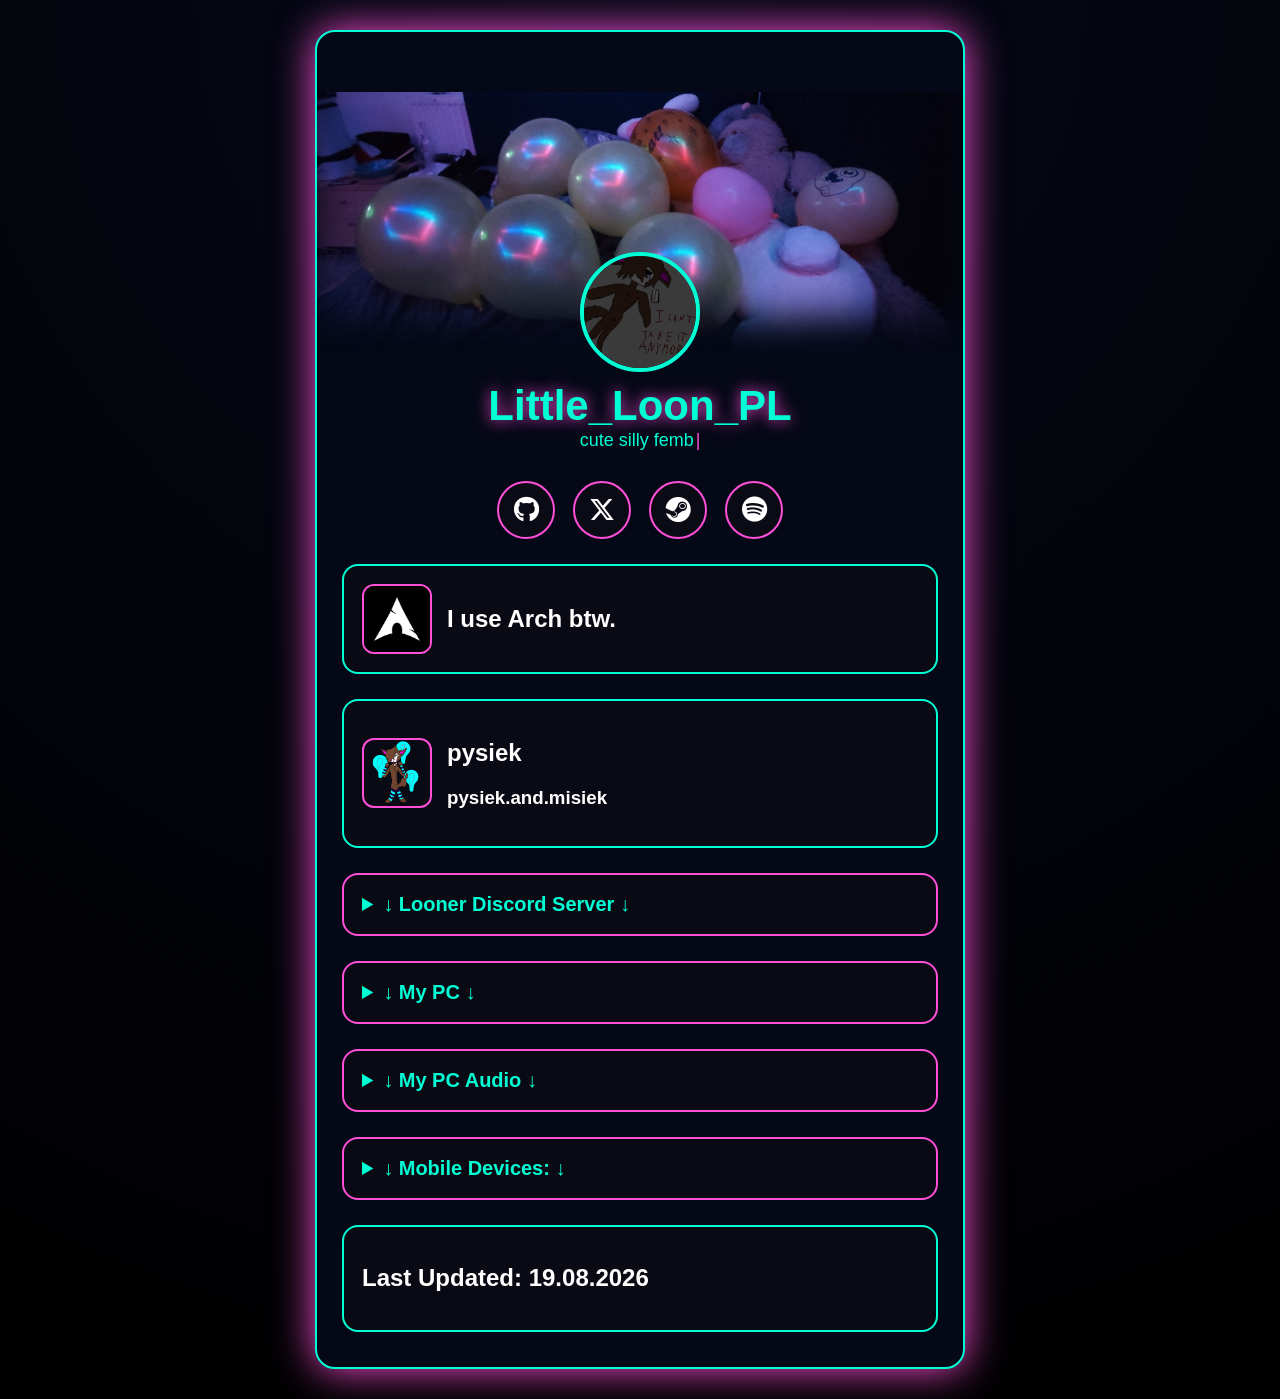
<file: index.html>
<!DOCTYPE html>
<html lang="en">
<head>
    <meta charset="UTF-8">

    <title>Little_Loon_PL</title>

    <meta name="description" content="Cute Polish furry femboy looner. Linux, servers, homelab, audio, programming, socials and Discord community.">
    <meta name="keywords" content="furry, femboy, looner, linux, arch linux, discord, homelab, tech, programming">
    <meta name="viewport" content="width=device-width, initial-scale=1.0">

    <link rel="canonical" href="https://bio.wodzyn.pl/">
    <link rel="icon" type="image/png" href="img/favicon.png">
    <link rel="apple-touch-icon" href="img/favicon.png">

    <meta name="theme-color" content="#6fd6d8">

    <meta property="og:title" content="Little_Loon_PL">
    <meta property="og:description" content="Cute Polish furry femboy looner. Linux, servers, audio, homelab, socials and Discord.">
    <meta property="og:image" content="https://bio.wodzyn.pl/img/favicon.png">
    <meta property="og:url" content="https://bio.wodzyn.pl/">
    <meta property="og:type" content="website">

    <meta name="robots" content="index,follow">

    <script src="script.js?v=3" defer></script>

    <link rel="stylesheet" href="style.css?v=3">
    <link rel="stylesheet" href="https://cdnjs.cloudflare.com/ajax/libs/font-awesome/6.5.1/css/all.min.css">
</head>

<body>

<div class="card">

    <div class="banner">
        <img class="pfp" src="img/pfp.png?v=1" alt="Little_Loon_PL profile picture">
    </div>

    <div class="content">

        <h1>Little_Loon_PL</h1>

        <div class="typing" id="typing"></div>

        <div class="socials">

            <a class="social github"
               href="https://github.com/ihatemys31f"
               target="_blank"
               aria-label="GitHub profile">
                <i class="fa-brands fa-github"></i>
            </a>

            <a class="social twitter"
               href="https://x.com/little_loon_pl"
               target="_blank"
               aria-label="X profile">
                <i class="fa-brands fa-x-twitter"></i>
            </a>

            <a class="social steam"
               href="https://steamcommunity.com/id/ihatemys31f/"
               target="_blank"
               aria-label="Steam profile">
                <i class="fa-brands fa-steam"></i>
            </a>

            <a class="social spotify"
               href="https://open.spotify.com/user/31mdkccnu2ftk5m2dclb2wildz3u"
               target="_blank"
               aria-label="Spotify profile">
                <i class="fa-brands fa-spotify"></i>
            </a>

        </div>

        <div class="box">
            <div class="left">
                <img src="img/arch.png" class="icon" alt="Arch Linux logo">
                <div>
                    <h2>I use Arch btw.</h2>
                </div>
            </div>
        </div>

        <div class="box">
            <div class="left">
                <img src="img/discord.png" class="icon" alt="Discord username">
                <div>
                    <h2>pysiek</h2>
                    <h3>pysiek.and.misiek</h3>
                </div>
            </div>
        </div>

        <details class="discordBox">
            <summary>↓ Looner Discord Server ↓</summary>

            <div class="discordContent">

                <img src="img/dsc.webp" class="icon" alt="Discord server banner">

                <div class="discordText">
                    <h2>inflated by little_loon_pl</h2>
                    <p>cute silly server :3, ONLY FOR LOONERS!!</p>
                </div>

                <a href="https://discord.gg/VCahkyq5pz" class="joinButton">
                    Join →
                </a>

            </div>

            <div class="discordWidget">
                <iframe
                    src="https://discord.com/widget?id=1391176824985354350&theme=dark"
                    width="350"
                    height="500"
                    allowtransparency="true"
                    frameborder="0"
                    sandbox="allow-popups allow-popups-to-escape-sandbox allow-same-origin allow-scripts">
                </iframe>
            </div>

        </details>

        <details class="infoBox">
            <summary>↓ My PC ↓</summary>
            <div class="infoContent">
                <h2>My Main PC:</h2>
                <p>
                    <b>OS:</b> Arch Linux<br>
                    <b>Desktop:</b> KDE Plasma<br>
                    <b>CPU:</b> Intel Core i5-10400F<br>
                    <b>GPU:</b> NVIDIA RTX 3050 6GB<br>
                    <b>RAM:</b> 32GB DDR4<br>
                    <b>Storage:</b> Lexar SSD NM790 2TB<br>
                    <b>Optical Media (is bad but i like CD's):</b> HL-DT-ST DVDRAM GH20NS10<br>
                    <b> Monitor:</b> Z24n
                </p>
                <img src="img/setup.jpg" class="pcImage" alt="My PC setup">
            </div>
        </details>


        <details class="infoBox">
            <summary>↓ My PC Audio ↓</summary>
            <div class="infoContent">
                <h2>Audio Setup:</h2>
                <p>
                    <b>amps:</b> 3x XH-M510<br>
                    <b>desk speakers:</b> 2x Sony SS-H2600<br>
                    <b>other speakers:</b> 3x LONPOO LP-42<br>
                    <b>subs:</b> 2x modified passive subs from trash<br>
                    <b>Sound Card:</b> 2x creative SB1095<br>
                    <b>Mic:</b> dont ask ☠️<br>
                    <b>Software:</b> Carla, LSP, OSC<br>
                </p>
            </div>
        </details>


        <details class="infoBox">
            <summary>↓ Mobile Devices: ↓</summary>
            <div class="infoContent">
                <h2>idk bro</h2>
                <p>
                    <b>Phone:</b> POCO X6 5g<br>
                    <b>Tablet:</b> Lenovo Tab M11<br>
                    <b>Tablet Pen:</b> Lenovo Tab Pen Plus<br>
                    <b>Headphones:</b> Proove 70's Classic II<br>
                </p>
            </div>
        </details>

        <div class="box">
            <div class="left">
                <div>
                    <h2>Last Updated: 19.08.2026</h2>
                </div>
            </div>
        </div>

    </div>

</div>

</body>
</html>
</file>
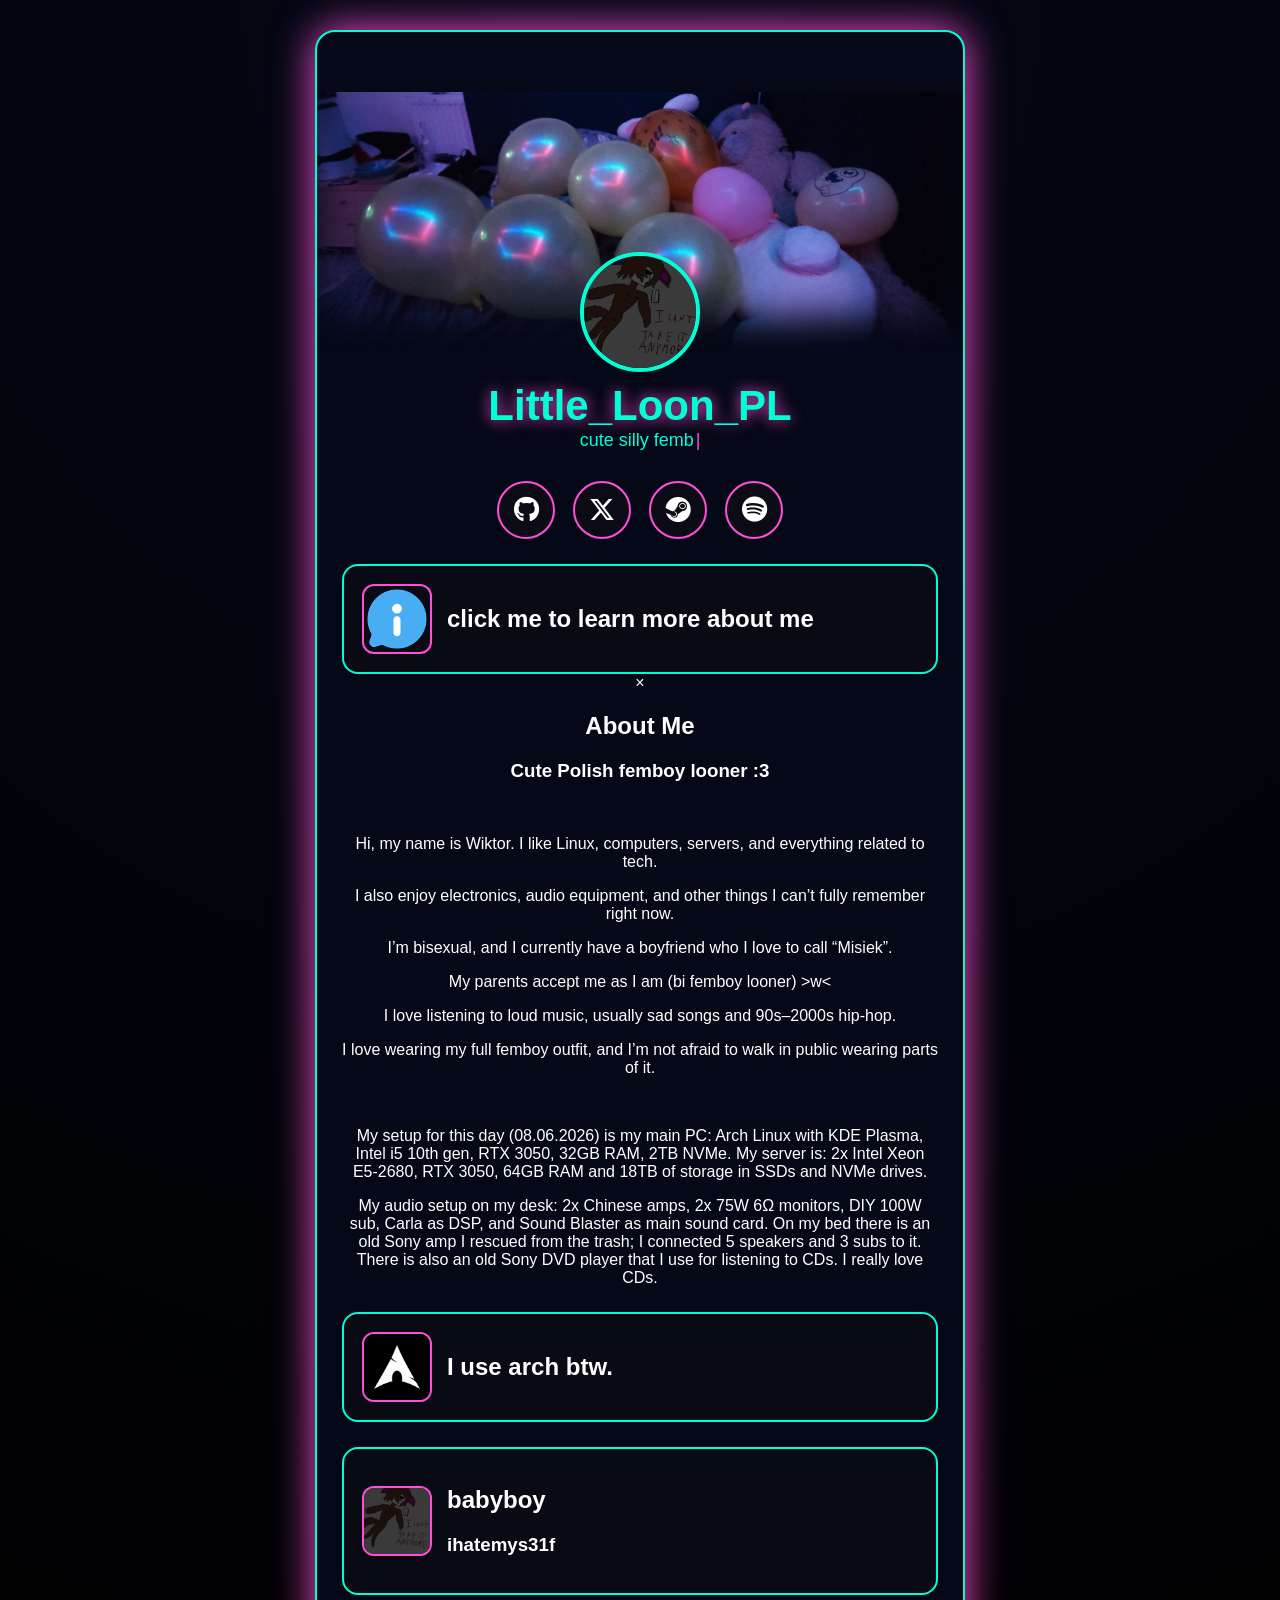
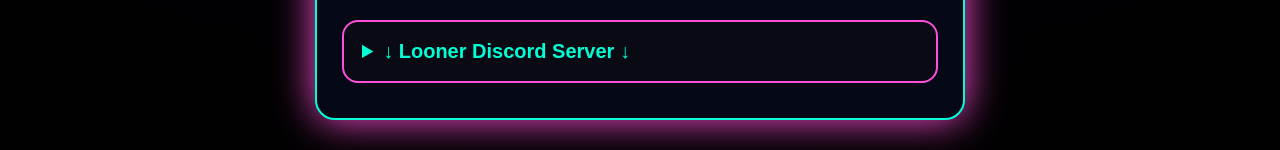
<file: oldindex.html>
<!DOCTYPE html>
<html lang="en">
<head>
  <meta charset="UTF-8">
  <title>Little_Loon_PL bio</title>

  <script src="script.js?v=2"></script>
  <link rel="icon" type="png" href="img/favicon.png">
  <link rel="stylesheet" href="style.css?v=2">
  <link rel="stylesheet" href="https://cdnjs.cloudflare.com/ajax/libs/font-awesome/6.5.1/css/all.min.css">

    
  <meta name="description" content="Little_Loon_PL bio. Socials, Discord, aesthetic looner themed profile.">
  <meta name="viewport" content="width=device-width, initial-scale=1.0">
  <meta property="og:title" content="Little_Loon_PL">
  <meta property="og:description" content="Little_Loon_PL website with socials & discord">
  <meta property="og:image" content="https://bio.wodzyn.pl/img/favicon.png">
  <meta property="og:type" content="website">
  <meta name="robots" content="index, follow">
</head>

<body>

<div class="card">

  <div class="banner">
    <img class="pfp" src="img/pfp.png" alt="pfp">
  </div>

  <div class="content">

    <h1>Little_Loon_PL</h1>
    <div class="typing" id="typing"></div>

    <div class="socials">
      <a class="social github" href="https://github.com/ihatemys31f" target="_blank">
        <i class="fa-brands fa-github"></i>
      </a>

      <a class="social twitter" href="https://x.com/little_loon_pl" target="_blank">
        <i class="fa-brands fa-x-twitter"></i>
      </a>

      <a class="social steam" href="https://steamcommunity.com/id/ihatemys31f/" target="_blank">
        <i class="fa-brands fa-steam"></i>
      </a>

      <a class="social spotify" href="https://open.spotify.com/user/31mdkccnu2ftk5m2dclb2wildz3u" target="_blank">
        <i class="fa-brands fa-spotify"></i>
      </a>
    </div>

    <div class="box" id="aboutBtn" role="button" tabindex="0">
      <div class="left">
        <img src="img/info.png" class="icon"></img>
        <div>
          <h2>click me to learn more about me</h2>
        </div>
      </div>
    </div>
    <div id="aboutPopup" class="popup">
      <div class="popupContent">
        <span id="closePopup">&times;</span>
        <h2>About Me</h2>

        <h3>
          Cute Polish femboy looner :3
        </h3>
        <br>
        <p>Hi, my name is Wiktor. I like Linux, computers, servers, and everything related to tech.</p>
        <p>I also enjoy electronics, audio equipment, and other things I can’t fully remember right now.</p>
        <p>I’m bisexual, and I currently have a boyfriend who I love to call “Misiek”.</p>
        <p>My parents accept me as I am (bi femboy looner) >w< </p>
        <p>I love listening to loud music, usually sad songs and 90s–2000s hip-hop.</p>
        <p>I love wearing my full femboy outfit, and I’m not afraid to walk in public wearing parts of it.</p>
        <br>
        <p>My setup for this day (08.06.2026) is my main PC: Arch Linux with KDE Plasma, Intel i5 10th gen, RTX 3050, 32GB RAM, 2TB NVMe. My server is: 2x Intel Xeon E5-2680, RTX 3050, 64GB RAM and 18TB of storage in SSDs and NVMe drives.</p>
        <p>My audio setup on my desk: 2x Chinese amps, 2x 75W 6Ω monitors, DIY 100W sub, Carla as DSP, and Sound Blaster as main sound card. On my bed there is an old Sony amp I rescued from the trash; I connected 5 speakers and 3 subs to it. There is also an old Sony DVD player that I use for listening to CDs. I really love CDs.</p>
      </div>
    </div>

    <div class="box">
      <div class="left">
        <img src="img/arch.png" class="icon">
        <div>
          <h2>I use arch btw.</h2>
        </div>
      </div>
    </div>

    <div class="box">
      <div class="left">
        <img src="img/pfp.png" class="icon">
        <div>
          <h2>babyboy</h2>
          <h3>ihatemys31f</h3>
        </div>
      </div>
    </div>

    <details class="discordBox">
      <summary>↓ Looner Discord Server ↓</summary>

      <div class="discordContent">
        <img src="img/dsc.webp" class="icon">

        <div class="discordText">
          <h2>inflated by little_loon_pl</h2>
          <p>cute silly server :3, ONLY FOR LOONERS!!</p>
        </div>
        <a href="https://discord.gg/VCahkyq5pz" class="joinButton">
          Join →
        </a>
      </div>
      <div class="discordWidget">
        <iframe src="https://discord.com/widget?id=1391176824985354350&theme=dark" width="350" height="500" allowtransparency="true" frameborder="0" sandbox="allow-popups allow-popups-to-escape-sandbox allow-same-origin allow-scripts"></iframe>
      </div>
    </details>

  </div>
</div>

</body>
</html>
</file>
<file: style.css>
* {
  box-sizing: border-box;
}

body {
  margin: 0;
  font-family: Arial, sans-serif;
  background: radial-gradient(circle at top, #050816, #000);
  color: white;
}


.card {
  width: 650px;
  margin: 30px auto;
  border: 2px solid #00ffd5;
  border-radius: 20px;
  background: #050816;
  box-shadow: 0 0 40px #ff4fd8;
  overflow: hidden;
}


.banner {
  height: 260px;
  background-image: url("img/banner.jpg");
  background-size: cover;
  background-position: center;
    bottom: -60px;
  box-shadow: inset 0 -35px 35px #050816;
  position: relative;
}


.pfp {
  width: 120px;
  height: 120px;
  border-radius: 50%;
  border: 4px solid #00ffd5;
  position: absolute;
  bottom: -60px;
  left: 50%;
  transform: translateX(-50%);
  object-fit: cover;
  background: #111;
  width: 120px;
  height: 120px;
  border-radius: 50%;
  border: 4px solid #00ffd5;

  position: absolute;
  left: 50%;
  top: 160px;
  transform: translateX(-50%);

  object-fit: cover;
}

.content {
  padding: 90px 25px 35px;
  text-align: center;
  padding-top: 90px;
}


h1 {
  margin: 0;
  font-size: 42px;
  color: #00ffd5;
  text-shadow: 0 0 15px #ff4fd8;
}


.socials {
  margin-top: 25px;
  display: flex;
  justify-content: center;
  gap: 18px;
}

.social {
  width: 58px;
  height: 58px;
  border-radius: 50%;
  border: 2px solid #ff4fd8;
  display: flex;
  align-items: center;
  justify-content: center;
  font-size: 26px;
  background: #0b0b16;
  transition: 0.2s;
}

.social:hover {
  transform: scale(1.1);
  box-shadow: 0 0 15px #00ffd5;
  border-color: #00ffd5;
}


a {
  color: white;
  text-decoration: none;
}


.box {
  cursor: pointer;
  margin-top: 25px;
  padding: 18px;

  background: #0a0a14;
  border: 2px solid #00ffd5;
  border-radius: 16px;

  display: flex;
  justify-content: space-between;
  align-items: center;

  transition: 0.2s;
}

.box:hover {
  transform: translateY(-3px);
  box-shadow: 0 0 25px #ff4fd855;
}


.left {
  display: flex;
  align-items: center;
  gap: 15px;
  text-align: left;
}

.icon {
  width: 70px;
  height: 70px;
  border-radius: 12px;
  object-fit: cover;
  border: 2px solid #ff4fd8;
}


.discordBox {
  margin-top: 25px;
  padding: 18px;
  border: 2px solid #ff4fd8;
  border-radius: 16px;
  background: #0a0a14;
  text-align: left;
}

summary {
  cursor: pointer;
  font-size: 20px;
  font-weight: bold;
  color: #00ffd5;
}

.discordContent {
  display: flex;
  gap: 15px;
  align-items: center;
}


.discordWidget {
  margin-top: 15px;
  display: flex;
  justify-content: center;
}


.discordWidget iframe {
  border-radius: 12px;
  max-width: 100%;
}


.discordText {
  flex: 1;
}


.joinButton {
  margin-left: auto;

  padding: 12px 18px;
  border-radius: 12px;

  border: 2px solid #00ffd5;
  background: transparent;

  transition: 0.2s;
}

.joinButton:hover {
  background: #00ffd5;
  color: black;
  box-shadow: 0 0 15px #ff4fd8;
}

.typing {
  font-size: 18px;
  color: #00ffd5;
  white-space: nowrap;
  overflow: hidden;
  display: inline-block;
  min-height: 22px;
}

.typing::after {
  content: "|";
  margin-left: 2px;
  color: #ff4fd8;
  animation: blink 0.7s infinite;
}

@keyframes blink {
  50% { opacity: 0; }
}

.infoBox {

  margin-top: 25px;

  padding: 18px;

  border: 2px solid #ff4fd8;

  border-radius: 16px;

  background: #0a0a14;

  text-align: left;

  transition: 0.2s ease;

}

.infoBox:hover {

  box-shadow: 0 0 15px #ff4fd8;

}

.infoBox summary {

  cursor: pointer;

  font-size: 20px;

  font-weight: bold;

  color: #00ffd5;

  user-select: none;

}

.infoContent {

  margin-top: 15px;

  padding: 5px;

  line-height: 1.6;

}

.infoContent h2 {

  margin-top: 0;

  color: #ff4fd8;

}

.infoContent p {

  color: #ddd;

}

.pcImage {
    display: block;
    width: 100%;
    max-width: 800px;
    margin: 0 auto 20px auto;

    border-radius: 14px;
    border: 2px solid #ff4fd8;

    box-shadow: 0 0 15px rgba(255, 79, 216, 0.25);
}
</file>
